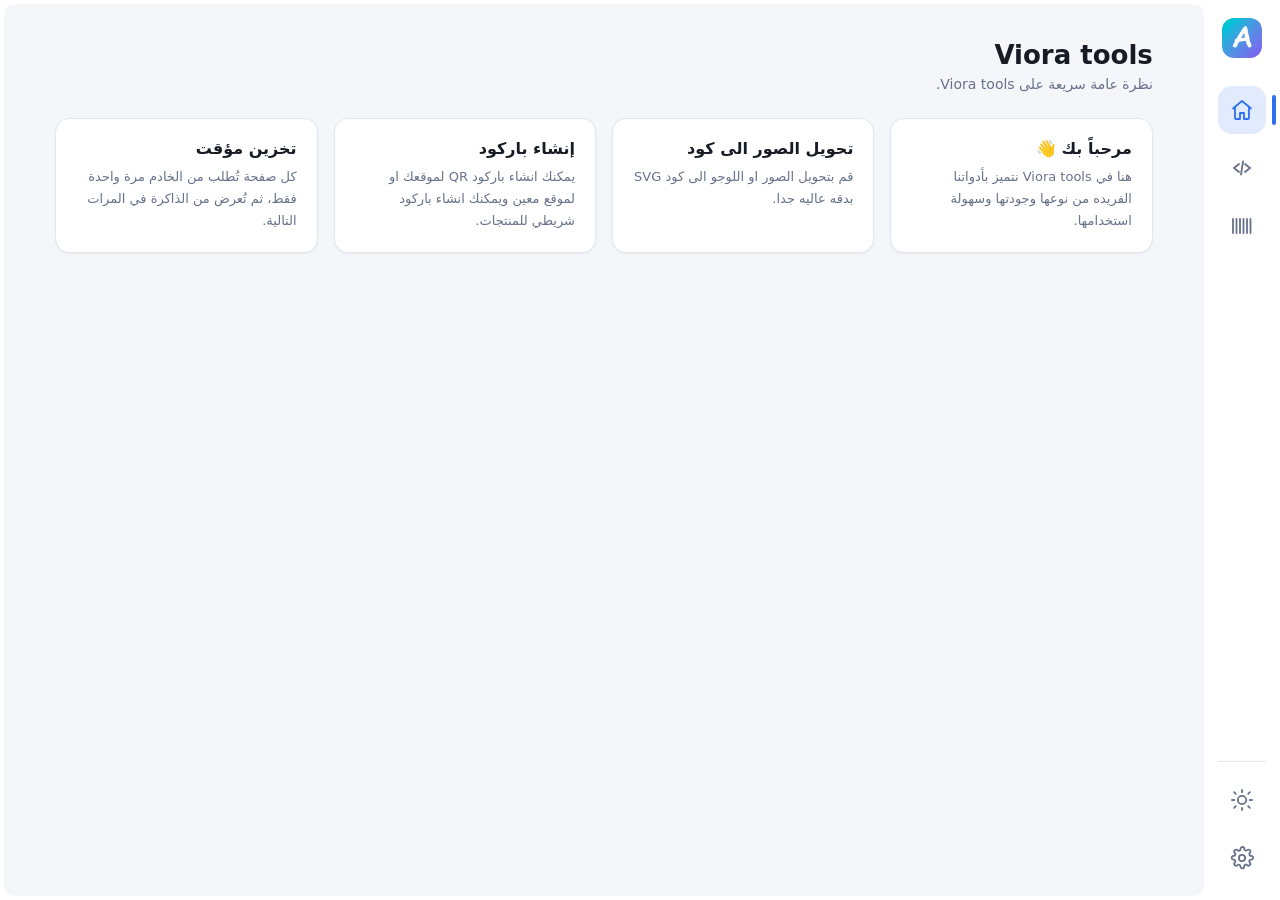
<file: index.html>
<!DOCTYPE html>
<html lang="ar" dir="rtl">
<head>
<meta charset="UTF-8">
<meta name="viewport" content="width=device-width, initial-scale=1.0">
<meta name="color-scheme" content="light dark">
<title>Viora tools</title>
<link rel="icon" href="icon.png">

<!-- تطبيق الثيم قبل الرسم لمنع الوميض عند التحميل -->
<script>
(function () {
  var saved = null;
  try { saved = localStorage.getItem("theme"); } catch (e) {}
  var sysDark = window.matchMedia &&
                window.matchMedia("(prefers-color-scheme: dark)").matches;
  var theme = saved || (sysDark ? "dark" : "light");
  document.documentElement.setAttribute("data-theme", theme);
})();
</script>

<link rel="stylesheet" href="css/style.css">
</head>
<body>
  <div class="loader" id="loader"><span></span></div>
<div class="layout">

  <!-- ===== الشريط الجانبي ===== -->
  <aside class="sidebar">
    <div class="logo" style="background-image: url(icon.png);background-size: cover;"></div>

    <nav class="nav">
      <!-- المؤشر المتحرك -->
      <span class="indicator" id="indicator"></span>

      <a href="#/home" class="nav-item active" data-page="home">
        <svg viewBox="0 0 24 24"><path d="M3 10.5 12 3l9 7.5"/><path d="M5 9.5V20a1 1 0 0 0 1 1h4v-6h4v6h4a1 1 0 0 0 1-1V9.5"/></svg>
        <span class="tip">الرئيسية</span>
      </a>

      <a href="#/code" class="nav-item" data-page="code">
        <svg viewBox="0 0 24 24"><path d="m9 8-5 4 5 4"/><path d="m15 8 5 4-5 4"/><path d="M13 5.5 11 18.5"/></svg>
        <span class="tip">الكود</span>
      </a>

      <a href="#/barcode" class="nav-item" data-page="barcode">
        <svg viewBox="0 0 24 24"><path d="M3 5v14"/><path d="M6.5 5v14"/><path d="M10 5v14"/><path d="M13.5 5v14"/><path d="M17 5v14"/><path d="M20.5 5v14"/></svg>
        <span class="tip">الباركود</span>
      </a>
    </nav>

    <!-- ===== أسفل الشريط: التبديل ثم الإعدادات ===== -->
    <div class="cvv00434r">
      <hr class="hr-si">
      <div class="sidebar-bottom">
      
        <!-- زر التبديل بين الوضع الليلي والنهاري -->
        <button type="button" class="nav-item" id="themeToggle"
                title="تبديل الوضع" aria-label="تبديل الوضع الليلي/النهاري">
          <svg class="icon-sun" viewBox="0 0 24 24">
            <circle cx="12" cy="12" r="4.2"/>
            <path d="M12 2v2.2M12 19.8V22M4.2 4.2l1.6 1.6M18.2 18.2l1.6 1.6M2 12h2.2M19.8 12H22M4.2 19.8l1.6-1.6M18.2 5.8l1.6-1.6"/>
          </svg>
          <svg class="icon-moon" viewBox="0 0 24 24">
            <path d="M20.5 14.3A8.5 8.5 0 0 1 9.7 3.5a8.5 8.5 0 1 0 10.8 10.8Z"/>
          </svg>
          <span class="tip" id="themeTip">الوضع الليلي</span>
        </button>
      
        <!-- زر الإعدادات -->
        <a href="#/settings" class="nav-item settings" data-page="settings" title="الإعدادات">
          <svg viewBox="0 0 24 24">
            <circle cx="12" cy="12" r="3.1"/>
            <path d="M19.4 14.5a1.6 1.6 0 0 0 .3 1.8l.1.1a1.9 1.9 0 1 1-2.7 2.7l-.1-.1a1.6 1.6 0 0 0-1.8-.3 1.6 1.6 0 0 0-1 1.5v.2a1.9 1.9 0 1 1-3.8 0v-.1a1.6 1.6 0 0 0-1-1.5 1.6 1.6 0 0 0-1.8.3l-.1.1a1.9 1.9 0 1 1-2.7-2.7l.1-.1a1.6 1.6 0 0 0 .3-1.8 1.6 1.6 0 0 0-1.5-1H3.6a1.9 1.9 0 1 1 0-3.8h.1a1.6 1.6 0 0 0 1.5-1 1.6 1.6 0 0 0-.3-1.8l-.1-.1a1.9 1.9 0 1 1 2.7-2.7l.1.1a1.6 1.6 0 0 0 1.8.3h.1a1.6 1.6 0 0 0 1-1.5v-.2a1.9 1.9 0 1 1 3.8 0v.1a1.6 1.6 0 0 0 1 1.5 1.6 1.6 0 0 0 1.8-.3l.1-.1a1.9 1.9 0 1 1 2.7 2.7l-.1.1a1.6 1.6 0 0 0-.3 1.8v.1a1.6 1.6 0 0 0 1.5 1h.2a1.9 1.9 0 1 1 0 3.8h-.1a1.6 1.6 0 0 0-1.5 1Z"/>
          </svg>
          <span class="tip">الإعدادات</span>
        </a>
      
      </div>
    </div>
  </aside>

  <!-- ===== منطقة المحتوى ===== -->
  <main class="content">
    <div id="app"></div>
  </main>

</div>

<script src="js/theme.js"></script>
<script src="js/drawer.js"></script>
<script src="js/app.js"></script>
</body>
</html>
</file>
<file: css/style.css>
/* ================= الثيمات ================= */
/* الوضع النهاري (الافتراضي) */
:root{
  --bg:#f4f6fa;
  --sidebar:#ffffff;
  --card:#ffffff;
  --line:#e2e7ef;
  --text:#161b24;
  --muted:#67718a;
  --accent:#2f6fed;
  --hover:#eef1f7;
  --code-bg:#f7f9fc;
  --code-text:#2b3444;
  --tip-bg:#161b24;
  --tip-text:#ffffff;
  --shadow:0 1px 2px rgba(16,24,40,.06);

  --radius:14px;
  --sidebar-w:76px;
}

/* الوضع الليلي */
:root[data-theme="dark"]{
  --bg:#0f1115;
  --sidebar:#161a22;
  --card:#1b202b;
  --line:#262c38;
  --text:#e6e9ef;
  --muted:#8b93a7;
  --accent:#4f8cff;
  --hover:#20262f;
  --code-bg:#0b0e13;
  --code-text:#cbd5e1;
  --tip-bg:#000000;
  --tip-text:#ffffff;
  --shadow:none;
}

/* ================= أساسيات ================= */
*{box-sizing:border-box;margin:0;padding:0}

body{
  font-family:"Segoe UI",Tahoma,system-ui,sans-serif;
  background:var(--bg);
  color:var(--text);
  /* min-height:100dvh; */
  height: 100vh;
  -webkit-tap-highlight-color: transparent;
  /* transition:background .3s ease,color .3s ease; */
}

/* الشريط الجانبي ثابت، والمحتوى وحده هو الذي يُمرَّر */
.layout{display:flex;height:100vh;overflow:hidden}

/* ================= الشريط الجانبي ================= */
.sidebar{
  width:var(--sidebar-w);
  flex:0 0 var(--sidebar-w);
  background:var(--sidebar);
  /* border-inline-end:1px solid var(--line); */
  display:flex;
  flex-direction:column;
  align-items:center;
  padding:18px 0;
  position:sticky;
  z-index: 5;
  top:0;
  height:100vh;
  /* transition:background .3s ease,border-color .3s ease; */
}

.logo{
  width:40px;height:40px;
  display:grid;place-items:center;
  border-radius:12px;
  background:linear-gradient(135deg,var(--accent),#8b5cf6);
  font-weight:700;font-size:20px;color:#fff;
  margin-bottom:28px;
}

.nav{
  position:relative;
  display:flex;
  flex-direction:column;
  gap:10px;
  width:100%;
  align-items:center;
}

/* المؤشر الصغير المتحرك */
.indicator{
  position:absolute;
  inset-inline-start:0;
  top:0;
  width:4px;
  height:30px !important;
  margin: 8.6px 4px;
  border-radius:5px !important;
  background:var(--accent);
  /* box-shadow:0 0 12px rgba(79,140,255,.7); */
  transition:transform .35s cubic-bezier(.65,.05,.36,1),opacity .25s;
}
html[dir="rtl"] .indicator{border-radius:4px 0 0 4px}
.indicator.hidden{opacity:0}

/* ===== المجموعة السفلية: الإعدادات + تبديل الوضع ===== */
.cvv00434r {
  margin-top:auto;
}
.sidebar-bottom{
  display:flex;
  flex-direction:column;
  align-items:center;
  gap:10px;
  padding-top:14px;
  width:100%;
  /* border-top:1px solid var(--line); */
  /* border-color: #0000 !important; */
}
.hr-si {
  border: none;
  height: 1px;
  background-color: var(--line);
}

/* عناصر الشريط روابط، والمتصفح يجعلها قابلة للسحب أصلياً؛
   وسحبُها يبدأ عملية «سحب رابط» تستولي على المؤشّر وتُلغي
   النقرة التالية. نعطّل ذلك ونمنع تحديد النص معه.          */
.sidebar{-webkit-user-select:none;user-select:none}
.sidebar a,.sidebar button,.sidebar svg,.sidebar img{
  -webkit-user-drag:none;
  user-drag:none;
}

/* الأيقونات (تُستخدم للتنقل ولأزرار الأدوات معاً) */
.nav-item{
  position:relative;
  width:48px;height:48px;
  display:grid;place-items:center;
  border-radius:var(--radius);
  color:var(--muted);
  text-decoration:none;
  background:none;
  border:0;
  cursor:pointer;
  font:inherit;
  transition:color .25s,background .25s;
}
.nav-item:hover{color:var(--text);background:var(--hover)}
.nav-item.active{color:var(--accent);background:color-mix(in srgb,var(--accent) 14%,transparent)}
.nav-item.active.settings svg {
    transform: rotate(45deg) !important;
}

.nav-item svg{
  width:24px;height:24px;
  fill:none;
  stroke:currentColor;
  stroke-width:1.8;
  stroke-linecap:round;
  stroke-linejoin:round;
}

/* دوران خفيف لترس الإعدادات */
/* .nav-item[data-page="settings"]:hover svg{transform:rotate(45deg)} */
.nav-item[data-page="settings"] svg{transition:transform .4s cubic-bezier(.65,.05,.36,1)}

/* أيقونتا الشمس والقمر داخل زر التبديل */
#themeToggle .icon-sun,
#themeToggle .icon-moon{
  grid-area:1/1;
  transition:opacity .25s,transform .35s cubic-bezier(.65,.05,.36,1);
}
#themeToggle{display:grid;place-items:center}
#themeToggle .icon-moon{opacity:0;transform:rotate(-90deg) scale(.6)}
#themeToggle .icon-sun{opacity:1;transform:rotate(0) scale(1)}
:root[data-theme="dark"] #themeToggle .icon-moon{opacity:1;transform:rotate(0) scale(1)}
:root[data-theme="dark"] #themeToggle .icon-sun{opacity:0;transform:rotate(90deg) scale(.6)}

:root[data-theme="dark"] .content {
  box-shadow: 0 0 0 10px #161921;
}

/* تلميح الاسم */
.tip{
  position:absolute;
  inset-inline-start:calc(100% + 12px);
  top:50%;
  white-space:nowrap;
  background:var(--tip-bg);
  color:var(--tip-text);
  font-size:12px;
  padding:5px 10px;
  border-radius:8px;
  opacity:0;
  pointer-events:none;
  transform:translateY(-50%) scale(.9);
  transition:opacity .2s,transform .2s;
  z-index:5;
}
.nav-item:hover .tip{opacity:1;transform:translateY(-50%) scale(1)}

/* ================= المحتوى ================= */
.content{
    flex: 1;
    min-width: 0;
    padding: 36px clamp(20px, 4vw, 52px);
    position: relative;
    overflow-x: hidden;
    overflow-y: auto;                 /* التمرير داخل منطقة المحتوى وحدها */
    overscroll-behavior: contain;
    scrollbar-width: thin;
    scrollbar-color: var(--line) transparent;
    margin: 4px;
    margin-right: 0;
    box-shadow: 0 0 0 10px #fff;
    border-radius: 10px;
}
.content::-webkit-scrollbar{width:10px}
.content::-webkit-scrollbar-track{background:transparent}
.content::-webkit-scrollbar-thumb{
  background:var(--line);
  border-radius:10px;
  border:3px solid transparent;
  background-clip:content-box;
}
.content::-webkit-scrollbar-thumb:hover{background:var(--muted);background-clip:content-box}

#app{animation:fade .35s ease}
#app.leaving{opacity:0;transform:translateY(8px);transition:.18s}

@keyframes fade{
  from{opacity:0;transform:translateY(12px)}
  to{opacity:1;transform:none}
}

/* مؤشر التحميل */
.loader{
  position:fixed;               /* يبقى ظاهراً أعلى المنطقة أثناء التمرير */
  z-index:4;
  margin-bottom:-3px;
  inset-inline:0;top:0;
  height:3px;
  overflow:hidden;
  opacity:0;
  transition:opacity .2s;
}
.loader.show{opacity:1}
.loader span{
  display:block;height:100%;width:40%;
  background:var(--accent);
  animation:slide 1s infinite ease-in-out;
}
@keyframes slide{
  0%{transform:translateX(-100%)}
  100%{transform:translateX(350%)}
}

/* ================= عناصر الصفحات ================= */
.page-head{margin-bottom:26px}
.page-head h1{font-size:26px;margin-bottom:6px}
.page-head p{color:var(--muted);font-size:14px}

.grid{
  display:grid;
  grid-template-columns:repeat(auto-fill,minmax(230px,1fr));
  gap:16px;
}

.card{
  background:var(--card);
  border:1px solid var(--line);
  border-radius:var(--radius);
  padding:20px;
  box-shadow:var(--shadow);
  transition:border-color .25s,transform .25s,background .3s;
}
.card:hover{border-color:var(--accent);transform:translateY(-3px)}
.card h3{font-size:16px;margin-bottom:8px}
.card p{color:var(--muted);font-size:13px;line-height:1.7}

.code-block{
  background:var(--code-bg);
  border:1px solid var(--line);
  border-radius:var(--radius);
  padding:18px;
  overflow:auto;
  direction:ltr;
  text-align:left;
  font-family:Consolas,"Courier New",monospace;
  font-size:13px;
  line-height:1.75;
  color:var(--code-text);
}
.code-block .kw{color:#a15ce0}
.code-block .str{color:#2e8b45}
.code-block .cm{color:var(--muted)}
:root[data-theme="dark"] .code-block .kw{color:#c792ea}
:root[data-theme="dark"] .code-block .str{color:#a5e075}

.barcode{
  display:flex;
  align-items:flex-end;
  gap:3px;
  height:110px;
  background:#fff;
  padding:16px;
  border-radius:var(--radius);
  border:1px solid var(--line);
  width:fit-content;
}
.barcode i{display:block;width:3px;height:100%;background:#000}
.barcode i.thin{width:2px}
.barcode i.short{height:82%}

/* صف إعدادات */
.setting-row{
  display:flex;
  align-items:center;
  justify-content:space-between;
  gap:16px;
  background:var(--card);
  border:1px solid var(--line);
  border-radius:var(--radius);
  padding:16px 20px;
  box-shadow:var(--shadow);
  margin-bottom:12px;
}
.setting-row h3{font-size:15px;margin-bottom:4px}
.setting-row p{color:var(--muted);font-size:13px}

.seg{
  display:flex;
  background:var(--hover);
  border:1px solid var(--line);
  border-radius:10px;
  padding:3px;
  gap:3px;
  flex:0 0 auto;
}
.seg button{
  border:0;
  background:none;
  color:var(--muted);
  font:inherit;
  font-size:13px;
  padding:6px 14px;
  border-radius:8px;
  cursor:pointer;
  transition:background .2s,color .2s;
}
.seg button:hover{color:var(--text)}
.seg button.on{background:var(--accent);color:#fff}

.error{
  background:#2a1518;
  border:1px solid #5b2028;
  color:#ffb4b4;
  padding:16px;
  border-radius:var(--radius);
  font-size:14px;
}

/* ================= الجوال ================= */
@media (max-width:640px){
  :root{--sidebar-w:64px}
  .nav-item{width:44px;height:44px}
  .indicator{height:44px}
  .content{padding:24px 16px}
  .setting-row{flex-direction:column;align-items:flex-start}
}

/* ================= أداة تحويل الصور إلى SVG ================= */
.vec{display:grid;grid-template-columns:300px 1fr;gap:18px;align-items:start}
@media (max-width:900px){.vec{grid-template-columns:1fr}}

.panel{
  background:var(--card);
  border:1px solid var(--line);
  border-radius:var(--radius);
  padding:18px;
  box-shadow:var(--shadow);
}
.panel h3{font-size:14px;margin-bottom:14px;color:var(--muted);font-weight:600}

/* منطقة الإفلات */
.drop{
  border:2px dashed var(--line);
  border-radius:var(--radius);
  padding:26px 16px;
  text-align:center;
  cursor:pointer;
  color:var(--muted);
  transition:border-color .2s,background .2s,color .2s;
}
.drop:hover,.drop.over{border-color:var(--accent);color:var(--text);background:var(--hover)}
.drop svg{width:34px;height:34px;stroke:currentColor;fill:none;stroke-width:1.6;
  stroke-linecap:round;stroke-linejoin:round;margin-bottom:8px}
.drop b{display:block;font-size:14px;color:var(--text);margin-bottom:4px}
.drop span{font-size:12px}

/* عناصر التحكم */
.field{margin-bottom:15px}
.field label{display:flex;justify-content:space-between;align-items:center;
  font-size:13px;margin-bottom:7px;color:var(--text)}
.field label b{color:var(--accent);font-variant-numeric:tabular-nums;font-size:12px}
.field .hint{font-size:11px;color:var(--muted);margin-top:5px;line-height:1.6}

input[type=range]{
  width:100%;height:4px;appearance:none;-webkit-appearance:none;
  background:var(--line);border-radius:4px;outline:none;cursor:pointer;
}
input[type=range]::-webkit-slider-thumb{
  -webkit-appearance:none;width:15px;height:15px;border-radius:50%;
  background:var(--accent);cursor:pointer;border:2px solid var(--sidebar);
  box-shadow:0 0 0 1px var(--accent);
}
input[type=range]::-moz-range-thumb{
  width:13px;height:13px;border-radius:50%;background:var(--accent);
  cursor:pointer;border:2px solid var(--sidebar);
}
select,input[type=number]{
  width:100%;background:var(--bg);color:var(--text);
  border:1px solid var(--line);border-radius:9px;
  padding:8px 10px;font:inherit;font-size:13px;outline:none;
}
select:focus,input[type=number]:focus{border-color:var(--accent)}

.check{display:flex;align-items:center;gap:9px;font-size:13px;cursor:pointer;margin-bottom:11px}
.check input{accent-color:var(--accent);width:15px;height:15px;cursor:pointer}

.btn{
  width:100%;border:0;border-radius:10px;padding:11px;
  font:inherit;font-size:14px;font-weight:600;cursor:pointer;
  background:var(--accent);color:#fff;
  transition:filter .2s,opacity .2s;
}
.btn:hover{filter:brightness(1.08)}
.btn:disabled{opacity:.5;cursor:not-allowed}
.btn.ghost{background:var(--hover);color:var(--text);border:1px solid var(--line);font-weight:500}
.btn-row{display:flex;gap:8px;margin-top:12px}
.btn-row .btn{width:auto;flex:1;font-size:13px;padding:9px}

/* المعاينة */
.stage{
  position:relative;
  min-height:340px;
  border:1px solid var(--line);
  border-radius:var(--radius);
  background-color:var(--card);
  background-image:
    linear-gradient(45deg,var(--hover) 25%,transparent 25%),
    linear-gradient(-45deg,var(--hover) 25%,transparent 25%),
    linear-gradient(45deg,transparent 75%,var(--hover) 75%),
    linear-gradient(-45deg,transparent 75%,var(--hover) 75%);
  background-size:18px 18px;
  background-position:0 0,0 9px,9px -9px,-9px 0;
  display:grid;place-items:center;
  overflow:auto;
  padding:16px;
}
.stage img,.stage svg{max-width:100%;height:auto;display:block}
.stage .empty{color:var(--muted);font-size:13px;text-align:center;padding:40px 10px}

.stage-bar{
  display:flex;align-items:center;gap:8px;
  margin-bottom:10px;flex-wrap:wrap;
}
.seg.small button{padding:5px 11px;font-size:12px}
.spacer{flex:1}

.bar{height:5px;background:var(--line);border-radius:5px;overflow:hidden;margin-top:12px}
.bar i{display:block;height:100%;width:0;background:var(--accent);transition:width .2s}
.status{font-size:12px;color:var(--muted);margin-top:7px;min-height:16px}

.stats{display:flex;flex-wrap:wrap;gap:8px;margin-top:12px}
.stat{
  background:var(--card);border:1px solid var(--line);
  border-radius:10px;padding:8px 12px;font-size:12px;
}
.stat b{display:block;font-size:15px;color:var(--text);margin-top:2px;
  font-variant-numeric:tabular-nums;
  /* عزل ثنائي الاتجاه حتى لا ينعكس مثل 320×240 داخل النص العربي */
  direction:ltr;unicode-bidi:isolate;text-align:right}
.stat span{color:var(--muted)}

.swatches{
  display: flex;
  flex-wrap: wrap;
  gap: 5px;
  margin-top: 12px;
  overflow: auto;
  max-height: 100px;
}
.swatches i{width:20px;height:20px;border-radius:5px;border:1px solid var(--line);display:block}

.out{
  margin-top:14px;max-height:260px;overflow:auto;
  background:var(--code-bg);border:1px solid var(--line);border-radius:var(--radius);
  padding:14px;direction:ltr;text-align:left;
  font-family:Consolas,"Courier New",monospace;font-size:11.5px;line-height:1.6;
  color:var(--code-text);white-space:pre-wrap;word-break:break-all;
}

/* ---- معاينة نقطية سريعة للنواتج الضخمة ---- */
.stage canvas{max-width:100%;height:auto;display:block;image-rendering:auto}
.notice{
  display:flex;align-items:center;gap:10px;flex-wrap:wrap;
  margin-top:10px;padding:10px 13px;
  border:1px solid var(--line);border-radius:10px;
  background:var(--hover);color:var(--muted);font-size:12px;line-height:1.6;
}
.notice b{color:var(--text)}
.ssdde {
  margin-top: 12px;
  display: none;
}
.buttone, .ssdde {
  border:1px solid var(--line);background:var(--card);color:var(--text);
  border-radius:8px;padding:5px 11px;font:inherit;font-size:12px;cursor:pointer;
}
.buttone:hover, .ssdde:hover{border-color:var(--accent);color:var(--accent)}
.notice.warn{border-color:#b4791f;background:rgba(217,143,42,.10)}

#cancel{display:none}
#cancel.on{display:block}

/* ================= مولّد الباركود ================= */
.clr{
  display:flex;align-items:center;gap:7px;flex:1;
  font-size:13px;color:var(--text);cursor:pointer;
  background:var(--bg);border:1px solid var(--line);border-radius:9px;padding:6px 9px;
}
.clr input[type=color]{
  width:26px;height:26px;padding:0;border:0;border-radius:6px;
  background:none;cursor:pointer;
}
.clr input[type=color]::-webkit-color-swatch-wrapper{padding:0}
.clr input[type=color]::-webkit-color-swatch{border:1px solid var(--line);border-radius:6px}

textarea{
  width:100%;background:var(--bg);color:var(--text);
  border:1px solid var(--line);border-radius:9px;
  padding:9px 11px;font:inherit;font-size:13px;outline:none;resize:vertical;
  line-height:1.6;
}
textarea:focus{border-color:var(--accent)}
input[type=text]{
  width:100%;background:var(--bg);color:var(--text);
  border:1px solid var(--line);border-radius:9px;
  padding:9px 11px;font:inherit;font-size:13px;outline:none;
  direction:ltr;text-align:left;
}
input[type=text]:focus{border-color:var(--accent)}

.drop.mini{padding:16px 12px}
.drop.mini b{font-size:13px;margin-bottom:2px}
.drop.mini span{font-size:11px}

.sep{border:0;height:1px;background:var(--line);margin:16px 0}

#bc-stage canvas{max-width:100%;height:auto;display:block;image-rendering:pixelated}

/* =========================================================
   وضع الهاتف: الشريط الجانبي يصير دُرجاً يُسحب من الحافة
   ========================================================= */

/* شريط الحافة الذي يلتقط سحب الفتح (٢٠ بكسل من اليمين) */
.drawer-edge{
  display:none;
  position:fixed;
  top:0;bottom:0;
  /* في RTL تعني البداية المنطقية الحافة اليمنى، وهي جهة الشريط */
  inset-inline-start:0;
  width:20px;
  z-index:99;
  touch-action:none;            /* يمنع تمرير الصفحة أثناء السحب */
}

/* طبقة تلتقط اللمس خارج الدُرج لإغلاقه فوراً دون رفع الإصبع */
.drawer-scrim{
  display:none;
  position:fixed;
  inset:0;
  z-index:99;
  background:#000;
  opacity:0;
  pointer-events:none;
  transition:opacity .28s cubic-bezier(.4,0,.2,1);
}
.drawer-scrim.on{pointer-events:auto}

@media (max-width:640px){

  html,body {
    user-select: none;
  }

  .drawer-edge,.drawer-scrim{display:block}

  .sidebar{
    position:fixed;
    z-index:100;
    margin:8px;
    bottom:0;
    top:0;
    height:auto;
    border-radius:8px;
    box-shadow:0px 0px 10px #535e833b;
    inset-inline-start:0;          /* اليمين في RTL */
    /* مخفيّ افتراضياً: مُزاح خارج الشاشة يميناً بعرضه + هامشه */
    transform:translateX(calc(100% + 16px));
    transition:transform .28s cubic-bezier(.4,0,.2,1);
    touch-action:none;
    will-change:transform;
  }
  .sidebar.open{transform:translateX(0)}
  .sidebar.dragging{transition:none}   /* أثناء السحب يتبع الإصبع مباشرة */
  :root[data-theme="dark"] .sidebar {
    box-shadow: 0px 0px 10px #0c0c0ef2;
  }

  .indicator{margin:8.6px 0px}

  /* الدُرج خرج من تدفّق الصفحة، فيأخذ المحتوى العرض كاملاً */
  .content{
    border-radius: 0;
    margin: 0 !important;
    /* margin-right:4px; */
    scrollbar-width: none !important;
  }
  .content::-webkit-scrollbar {
    width: 0;
  }
  .tip {
    display: none !important;
  }
  .drawer-edge {
    width: 40px;
  }
}


/* زر ملف الألوان: يبقى مخفيّاً بقاعدة .ssdde حتى يُنشَأ الناتج،
   فيضيف السكربت الصنف .on — ومُحدِّد (معرّف + صنف) يتغلّب عليها. */
#color-file.on{display:inline-block}
</file>
